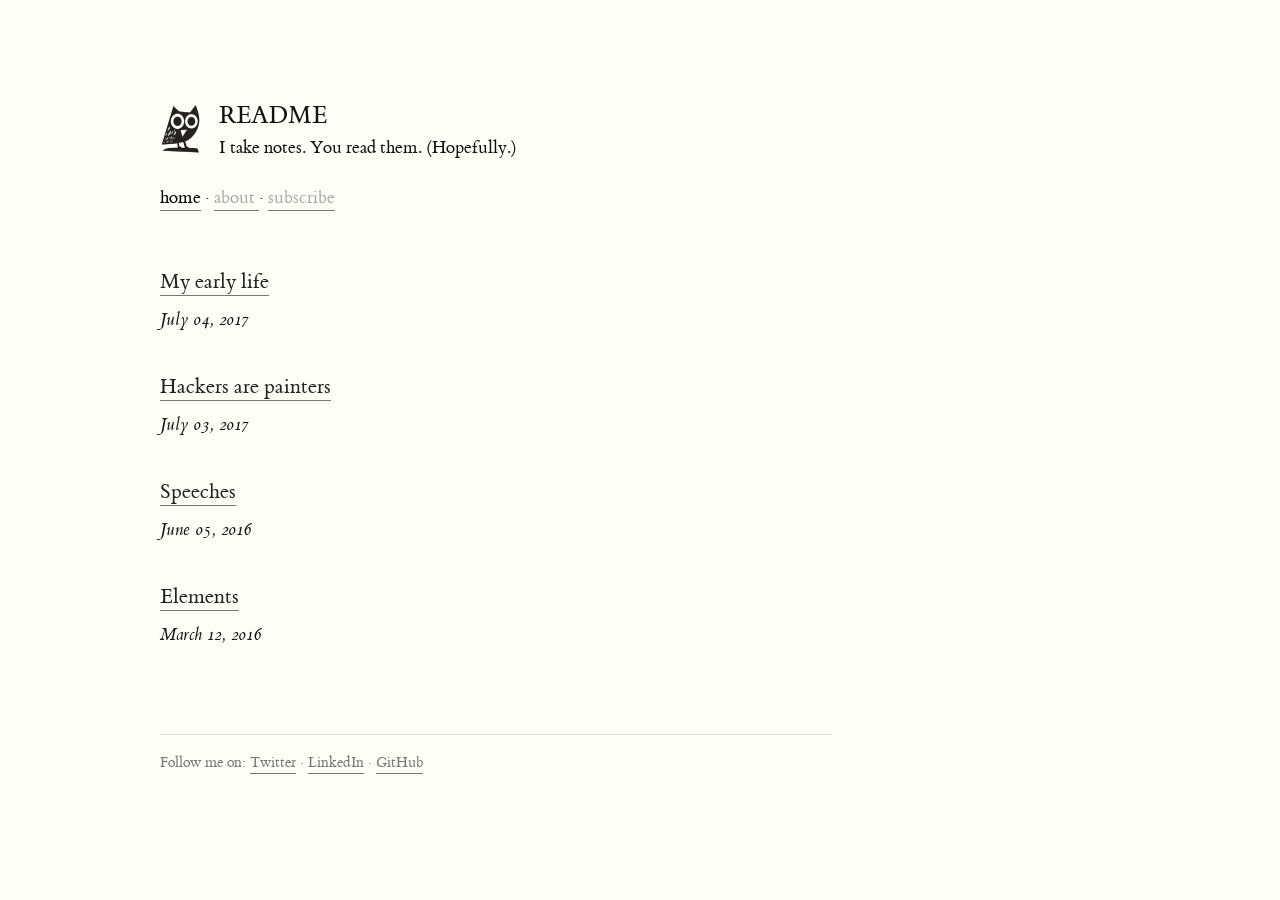
<file: index.html>
<!DOCTYPE html>
<html>
<head>
  <meta charset="utf-8"/>
  <link rel="stylesheet" type="text/css" href="/static/tufte.css">
  <title>README</title>
  <meta name="viewport" content="width=device-width, initial-scale=1">
  <link rel='shortcut icon' href="/static/favicon.ico" type='image/x-icon'/>
  <style type="text/css">
   img { mix-blend-mode: multiply; }
  </style>
</head>

<body>
  <div class="header">
    <div class="splash">
      <p>
        <img align="left" width="41" height="54" class="mached" src="/static/athena.png">
        <span class="newthought">README</span><br />
        I take notes. You read them. (Hopefully.)
      </p>
    </div> <!-- splash end -->

    <div class="navigation">
      <ul class="navigation-list">
        <li class="active"><a href="/">home</a> ·</li>
        
            <li>
              <a href="/about/">
                about
              </a> ·
            </li>
         
        <li><a href="/feed.atom">subscribe</a></li>
      </ul>
    </div> <!-- navigation end -->
  </div> <!-- header end -->

  <div class="content">


    
        <h1><a href="/posts/winston/">
          My early life</a></h1>
        <subtitle class="loop-date">
          July 04, 2017
        </subtitle>
    
        <h1><a href="/posts/hackers/">
          Hackers are painters</a></h1>
        <subtitle class="loop-date">
          July 03, 2017
        </subtitle>
    
        <h1><a href="/posts/speeches/">
          Speeches</a></h1>
        <subtitle class="loop-date">
          June 05, 2016
        </subtitle>
    
        <h1><a href="/posts/elements/">
          Elements</a></h1>
        <subtitle class="loop-date">
          March 12, 2016
        </subtitle>
    


 </div> <!-- content end -->

  <div class="thefooter">
    <p>Follow me on:
      <a href="https://twitter.com/kchristidis_">Twitter</a> &middot;
      <a href="https://www.linkedin.com/in/konstantinoschristidis/">LinkedIn</a> &middot;
      <a href="https://github.com/kchristidis">GitHub</a>
    </p>
  </div> <!-- footer end -->
</body>
</html>
</file>
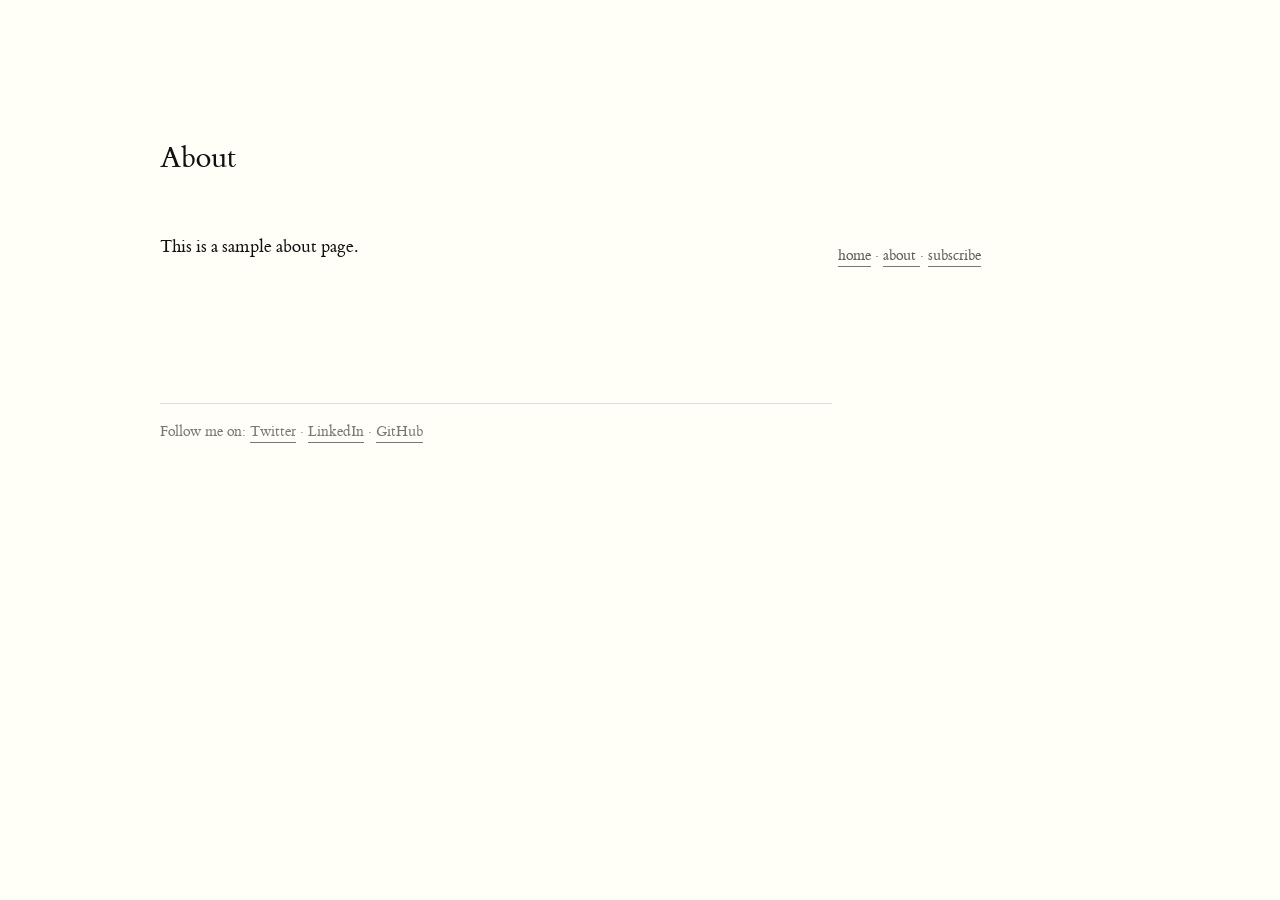
<file: about/index.html>
<!DOCTYPE html>
<head>
  <meta charset="utf-8"/>
  <title>About &mdash; README</title>
  <link rel="stylesheet" type="text/css" href="/static/tufte.css">
  <script type="text/javascript" src="/static/enquire.min.js"></script>
  <script type="text/javascript" src="/static/jquery-1.12.4.min.js"></script>
  <script type="text/javascript" src="/static/resources.min.js"></script>
  <link rel='shortcut icon' href="/static/favicon.ico" type='image/x-icon'/>
  <style type="text/css">
   img { mix-blend-mode: multiply; }
  </style>
</head>
<body>
 <div class="thearticle">

  <article>
    
    <h1>About</h1>
    <p id="blog-p"><span id="blogdesc" class="marginnote">
    <br><br>
    <a href="/">home</a> ·
    
      <a href="/about/">
        about
      </a> ·
    
    <a href="/feed.atom">subscribe</a></span></p>

    <section>
    <!DOCTYPE html PUBLIC "-//W3C//DTD XHTML 1.0 Transitional//EN" "http://www.w3.org/TR/xhtml1/DTD/xhtml1-transitional.dtd">
<html xmlns="http://www.w3.org/1999/xhtml">
<head>
  <meta http-equiv="Content-Type" content="text/html; charset=utf-8" />
  <meta http-equiv="Content-Style-Type" content="text/css" />
  <meta name="generator" content="pandoc" />
  <title></title>
  <style type="text/css">code{white-space: pre;}</style>
</head>
<body>
<p>This is a sample about page.</p>
</body>
</html>

    
    </section>
  </article>
  </div>

  <div class="thefooter">
    <p>Follow me on:
      <a href="https://twitter.com/kchristidis_">Twitter</a> &middot;
      <a href="https://www.linkedin.com/in/konstantinoschristidis/">LinkedIn</a> &middot;
      <a href="https://github.com/kchristidis">GitHub</a>
    </p>
  </div> <!-- footer end -->
</body>
</html>
</file>
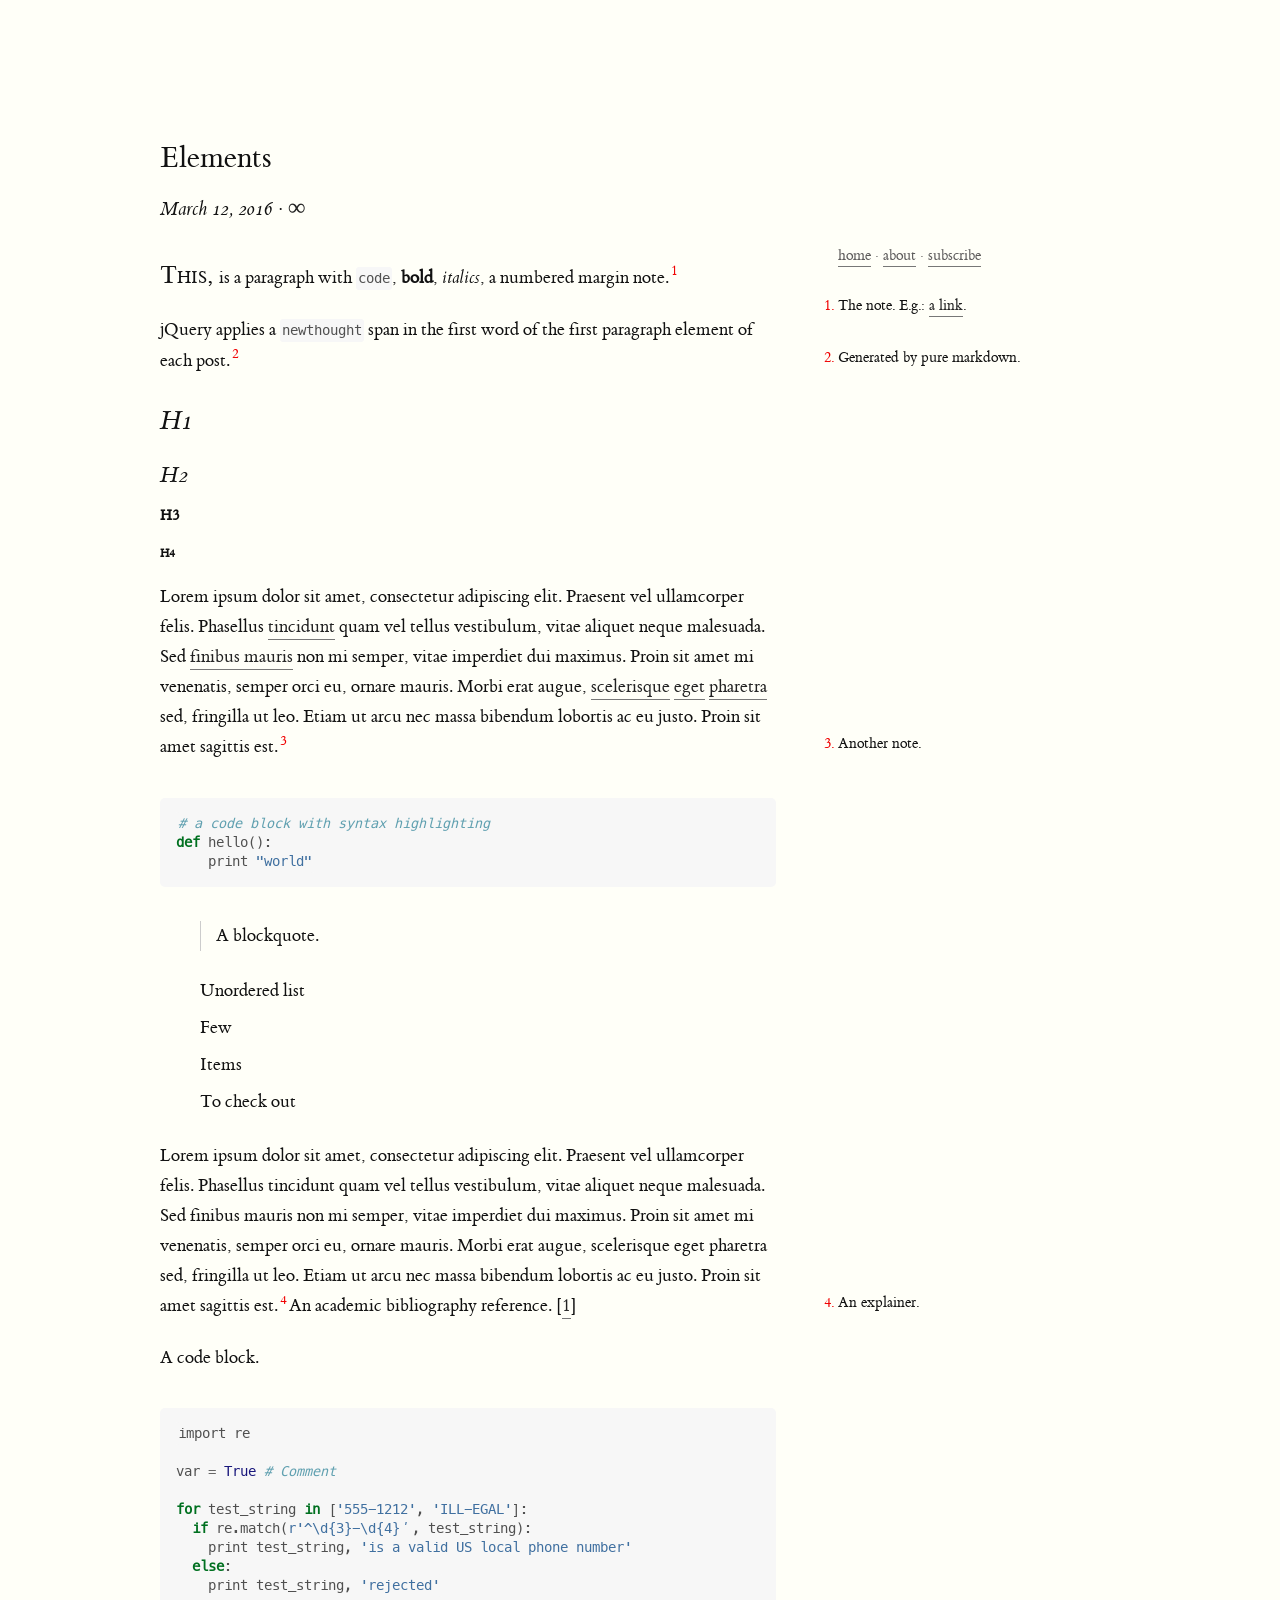
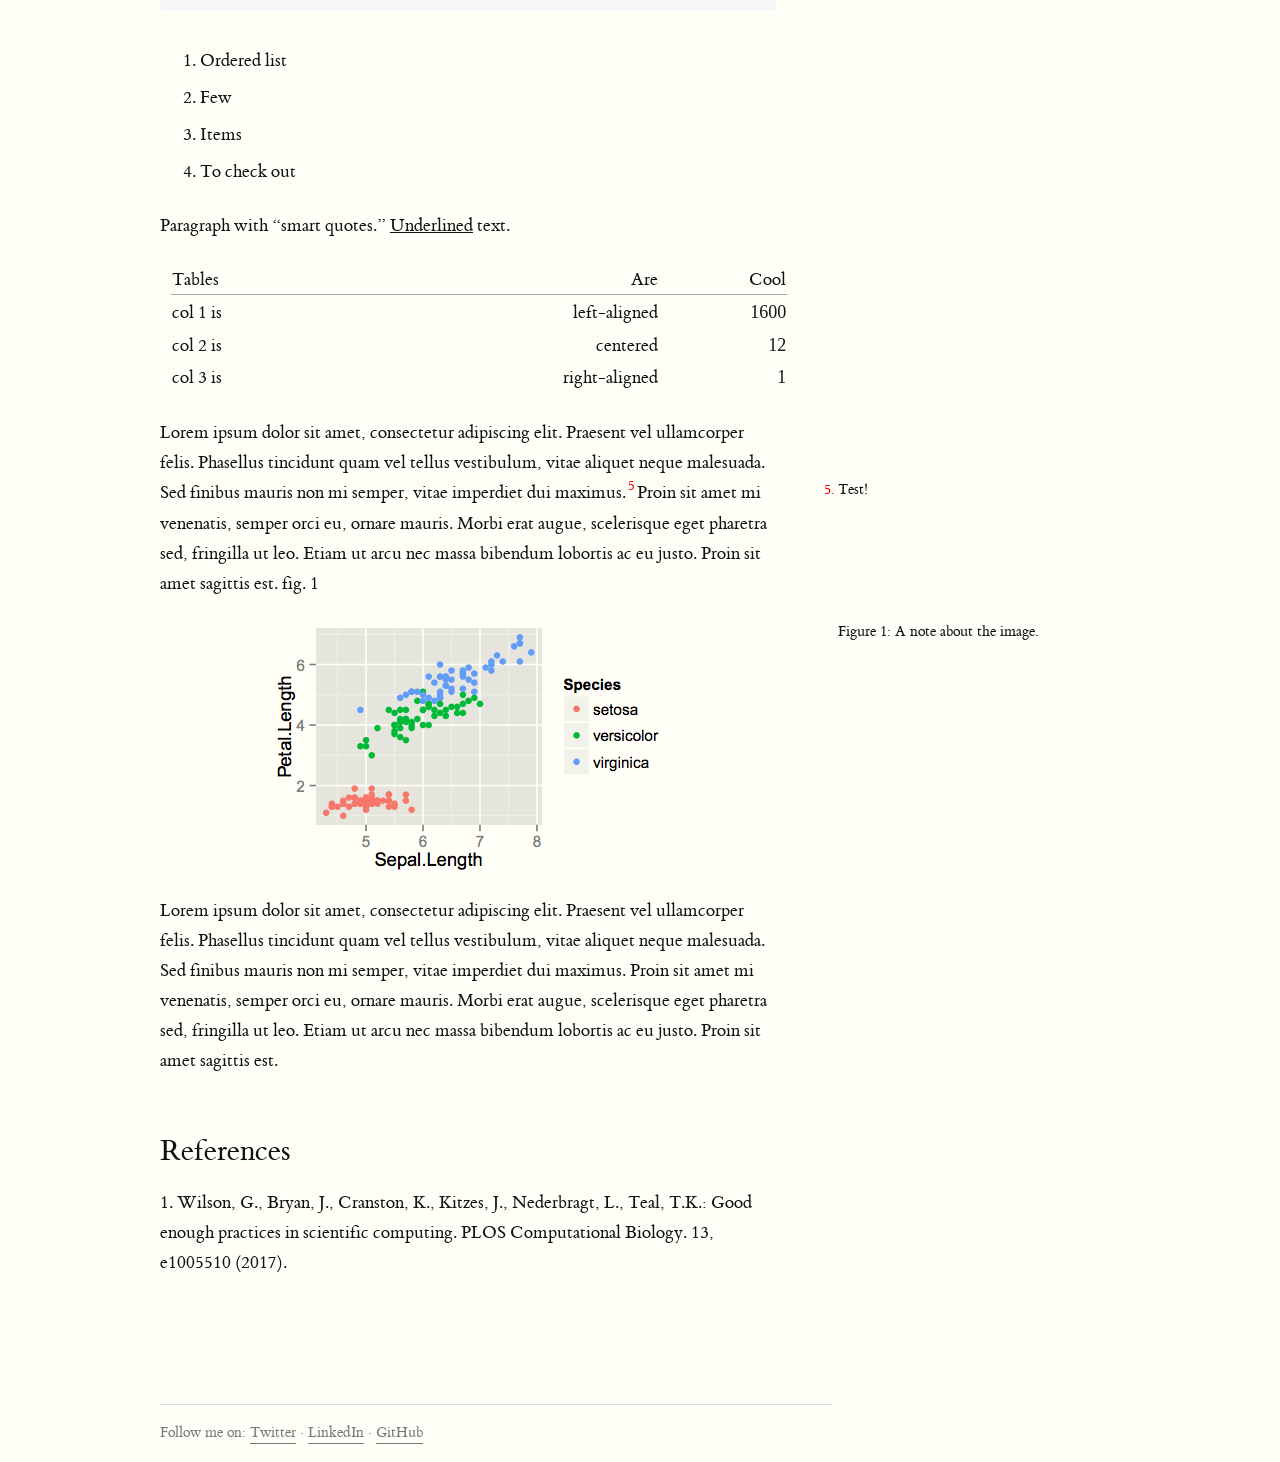
<file: posts/elements/index.html>
<!DOCTYPE html>
<head>
  <meta charset="utf-8"/>
  <title>Elements &mdash; README</title>
  <link rel="stylesheet" type="text/css" href="/static/tufte.css">
  <link rel="stylesheet" type="text/css" href="/static/latex.min.css">
  <link rel="stylesheet" type="text/css" href="/static/pygments.min.css">
  <script type="text/javascript" src="/static/enquire.min.js"></script>
  <script type="text/javascript" src="/static/jquery-1.12.4.min.js"></script>
  <script type="text/javascript" src="/static/resources.min.js"></script>
  <script type="text/javascript" src="/static/LaTeXMathML.min.js"></script>
  <meta name="viewport" content="width=device-width, initial-scale=1">
  <link rel='shortcut icon' href="/static/favicon.ico" type='image/x-icon'/>
  <style type="text/css">
   img { mix-blend-mode: multiply; }
  </style>
  <meta property="og:author" content="Kostas Christidis" />
  <meta property="og:title" content="Elements" />
  <meta property="og:type" content="website" />
  <meta property="og:description" content="A demonstration of Tufte CSS on various HTML elements." />
  <meta property="og:url" content="/posts/elements/" />
  <meta property="og:image" content="/static/img/athena.png" />
  <meta name="twitter:card" content="summary" />
  <meta name="twitter:title" content="Elements" />
  <meta name="twitter:description" content="A demonstration of Tufte CSS on various HTML elements." />
  <meta name="twitter:url" content="/posts/elements/" />
  <meta name="twitter:image" content="/static/img/athena.png" />
</head>
<body>
  <div class="thearticle">
  
  <article>
  
    <h1>Elements</h1>
    <p id="blog-p"><span id="blogdesc" class="marginnote">
    <br><br>
    <a href="/">home</a> ·
    
      <a href="/about/">
        about</a> ·
    
    <a href="/feed.atom">subscribe</a></span></p>

    <subtitle class="sub-date">March 12, 2016 · <span style="font-size: 1.6rem;"><a style="border-bottom-width: 0px !important;" href="/posts/elements/">&infin;</a></span></subtitle>

    <!DOCTYPE html PUBLIC "-//W3C//DTD XHTML 1.0 Transitional//EN" "http://www.w3.org/TR/xhtml1/DTD/xhtml1-transitional.dtd">
<html xmlns="http://www.w3.org/1999/xhtml">
<head>
  <meta http-equiv="Content-Type" content="text/html; charset=utf-8" />
  <meta http-equiv="Content-Style-Type" content="text/css" />
  <meta name="generator" content="pandoc" />
  <title></title>
  <style type="text/css">code{white-space: pre;}</style>
  <style type="text/css">
div.sourceCode { overflow-x: auto; }
table.sourceCode, tr.sourceCode, td.lineNumbers, td.sourceCode {
  margin: 0; padding: 0; vertical-align: baseline; border: none; }
table.sourceCode { width: 100%; line-height: 100%; }
td.lineNumbers { text-align: right; padding-right: 4px; padding-left: 4px; color: #aaaaaa; border-right: 1px solid #aaaaaa; }
td.sourceCode { padding-left: 5px; }
code > span.kw { color: #007020; font-weight: bold; } /* Keyword */
code > span.dt { color: #902000; } /* DataType */
code > span.dv { color: #40a070; } /* DecVal */
code > span.bn { color: #40a070; } /* BaseN */
code > span.fl { color: #40a070; } /* Float */
code > span.ch { color: #4070a0; } /* Char */
code > span.st { color: #4070a0; } /* String */
code > span.co { color: #60a0b0; font-style: italic; } /* Comment */
code > span.ot { color: #007020; } /* Other */
code > span.al { color: #ff0000; font-weight: bold; } /* Alert */
code > span.fu { color: #06287e; } /* Function */
code > span.er { color: #ff0000; font-weight: bold; } /* Error */
code > span.wa { color: #60a0b0; font-weight: bold; font-style: italic; } /* Warning */
code > span.cn { color: #880000; } /* Constant */
code > span.sc { color: #4070a0; } /* SpecialChar */
code > span.vs { color: #4070a0; } /* VerbatimString */
code > span.ss { color: #bb6688; } /* SpecialString */
code > span.im { } /* Import */
code > span.va { color: #19177c; } /* Variable */
code > span.cf { color: #007020; font-weight: bold; } /* ControlFlow */
code > span.op { color: #666666; } /* Operator */
code > span.bu { } /* BuiltIn */
code > span.ex { } /* Extension */
code > span.pp { color: #bc7a00; } /* Preprocessor */
code > span.at { color: #7d9029; } /* Attribute */
code > span.do { color: #ba2121; font-style: italic; } /* Documentation */
code > span.an { color: #60a0b0; font-weight: bold; font-style: italic; } /* Annotation */
code > span.cv { color: #60a0b0; font-weight: bold; font-style: italic; } /* CommentVar */
code > span.in { color: #60a0b0; font-weight: bold; font-style: italic; } /* Information */
  </style>
</head>
<body>
<p>This, is a paragraph with <code>code</code>, <strong>bold</strong>, <em>italics</em>, a numbered margin note.<span><label for="sn-1" class="margin-toggle sidenote-number"></label><input type="checkbox" id="sn-1" class="margin-toggle"/><span class="sidenote">The note. E.g.: <a href="#">a link</a>.<br />
<br />
</span></span></p>
<p>jQuery applies a <code>newthought</code> span in the first word of the first paragraph element of each post.<span><label for="sn-2" class="margin-toggle sidenote-number"></label><input type="checkbox" id="sn-2" class="margin-toggle"/><span class="sidenote">Generated by pure markdown.<br />
<br />
</span></span></p>
<h2 id="h1">H1</h2>
<h3 id="h2">H2</h3>
<h4 id="h3">H3</h4>
<h5 id="h4">H4</h5>
<p>Lorem ipsum dolor sit amet, consectetur adipiscing elit. Praesent vel ullamcorper felis. Phasellus <a href="#">tincidunt</a> quam vel tellus vestibulum, vitae aliquet neque malesuada. Sed <a href="#">finibus mauris</a> non mi semper, vitae imperdiet dui maximus. Proin sit amet mi venenatis, semper orci eu, ornare mauris. Morbi erat augue, <a href="#">scelerisque</a> <a href="#">eget</a> <a href="#">pharetra</a> sed, fringilla ut leo. Etiam ut arcu nec massa bibendum lobortis ac eu justo. Proin sit amet sagittis est.<span><label for="sn-3" class="margin-toggle sidenote-number"></label><input type="checkbox" id="sn-3" class="margin-toggle"/><span class="sidenote">Another note.<br />
<br />
</span></span></p>
<div class="sourceCode"><pre class="sourceCode python"><code class="sourceCode python"><span class="co"># a code block with syntax highlighting</span>
<span class="kw">def</span> hello():
    <span class="bu">print</span> <span class="st">&quot;world&quot;</span></code></pre></div>
<blockquote>
<p>A blockquote.</p>
</blockquote>
<ul>
<li>Unordered list</li>
<li>Few</li>
<li>Items</li>
<li>To check out</li>
</ul>
<p>Lorem ipsum dolor sit amet, consectetur adipiscing elit. Praesent vel ullamcorper felis. Phasellus tincidunt quam vel tellus vestibulum, vitae aliquet neque malesuada. Sed finibus mauris non mi semper, vitae imperdiet dui maximus. Proin sit amet mi venenatis, semper orci eu, ornare mauris. Morbi erat augue, scelerisque eget pharetra sed, fringilla ut leo. Etiam ut arcu nec massa bibendum lobortis ac eu justo. Proin sit amet sagittis est.<span><label for="sn-4" class="margin-toggle sidenote-number"></label><input type="checkbox" id="sn-4" class="margin-toggle"/><span class="sidenote">An explainer.<br />
<br />
</span></span> An academic bibliography reference. <span class="citation">[<a href="#ref-wilson2017good">1</a>]</span></p>
<p>A code block.</p>
<div class="sourceCode"><pre class="sourceCode python"><code class="sourceCode python"><span class="im">import</span> re

var <span class="op">=</span> <span class="va">True</span> <span class="co"># Comment</span>

<span class="cf">for</span> test_string <span class="kw">in</span> [<span class="st">&#39;555-1212&#39;</span>, <span class="st">&#39;ILL-EGAL&#39;</span>]:
  <span class="cf">if</span> re.match(<span class="vs">r&#39;^\d</span><span class="sc">{3}</span><span class="vs">-\d</span><span class="sc">{4}</span><span class="vs">$&#39;</span>, test_string):
    <span class="bu">print</span> test_string, <span class="st">&#39;is a valid US local phone number&#39;</span>
  <span class="cf">else</span>:
    <span class="bu">print</span> test_string, <span class="st">&#39;rejected&#39;</span></code></pre></div>
<ol style="list-style-type: decimal">
<li>Ordered list</li>
<li>Few</li>
<li>Items</li>
<li>To check out</li>
</ol>
<p>Paragraph with “smart quotes.” <u>Underlined</u> text.</p>
<table>
<thead>
<tr class="header">
<th align="left">Tables</th>
<th>Are</th>
<th>Cool</th>
</tr>
</thead>
<tbody>
<tr class="odd">
<td align="left">col 1 is</td>
<td>left-aligned</td>
<td>$1600</td>
</tr>
<tr class="even">
<td align="left">col 2 is</td>
<td>centered</td>
<td>$12</td>
</tr>
<tr class="odd">
<td align="left">col 3 is</td>
<td>right-aligned</td>
<td>$1</td>
</tr>
</tbody>
</table>
<p>Lorem ipsum dolor sit amet, consectetur adipiscing elit. Praesent vel ullamcorper felis. Phasellus tincidunt quam vel tellus vestibulum, vitae aliquet neque malesuada. Sed finibus mauris non mi semper, vitae imperdiet dui maximus.<span><label for="sn-5" class="margin-toggle sidenote-number"></label><input type="checkbox" id="sn-5" class="margin-toggle"/><span class="sidenote">Test!<br />
<br />
</span></span> Proin sit amet mi venenatis, semper orci eu, ornare mauris. Morbi erat augue, scelerisque eget pharetra sed, fringilla ut leo. Etiam ut arcu nec massa bibendum lobortis ac eu justo. Proin sit amet sagittis est. fig. 1</p>
<div class="figure">
<img src="/static/img/figure1.png" title="An image." alt="Figure 1: A note about the image." id="fig:test" />
<p class="caption">Figure 1: A note about the image.</p>
</div>
<p>Lorem ipsum dolor sit amet, consectetur adipiscing elit. Praesent vel ullamcorper felis. Phasellus tincidunt quam vel tellus vestibulum, vitae aliquet neque malesuada. Sed finibus mauris non mi semper, vitae imperdiet dui maximus. Proin sit amet mi venenatis, semper orci eu, ornare mauris. Morbi erat augue, scelerisque eget pharetra sed, fringilla ut leo. Etiam ut arcu nec massa bibendum lobortis ac eu justo. Proin sit amet sagittis est.</p>
<h1 id="bibliography" class="unnumbered">References</h1>
<div id="refs" class="references">
<div id="ref-wilson2017good">
<p>1. Wilson, G., Bryan, J., Cranston, K., Kitzes, J., Nederbragt, L., Teal, T.K.: Good enough practices in scientific computing. PLOS Computational Biology. 13, e1005510 (2017).</p>
</div>
</div>
</body>
</html>

  
  </article>
  
  </div>
  <div class="thefooter">
    <p>Follow me on:
      <a href="https://twitter.com/kchristidis_">Twitter</a> &middot;
      <a href="https://www.linkedin.com/in/konstantinoschristidis/">LinkedIn</a> &middot;
      <a href="https://github.com/kchristidis">GitHub</a>
    </p>
  </div> <!-- footer end -->
</body>
</html>
</file>
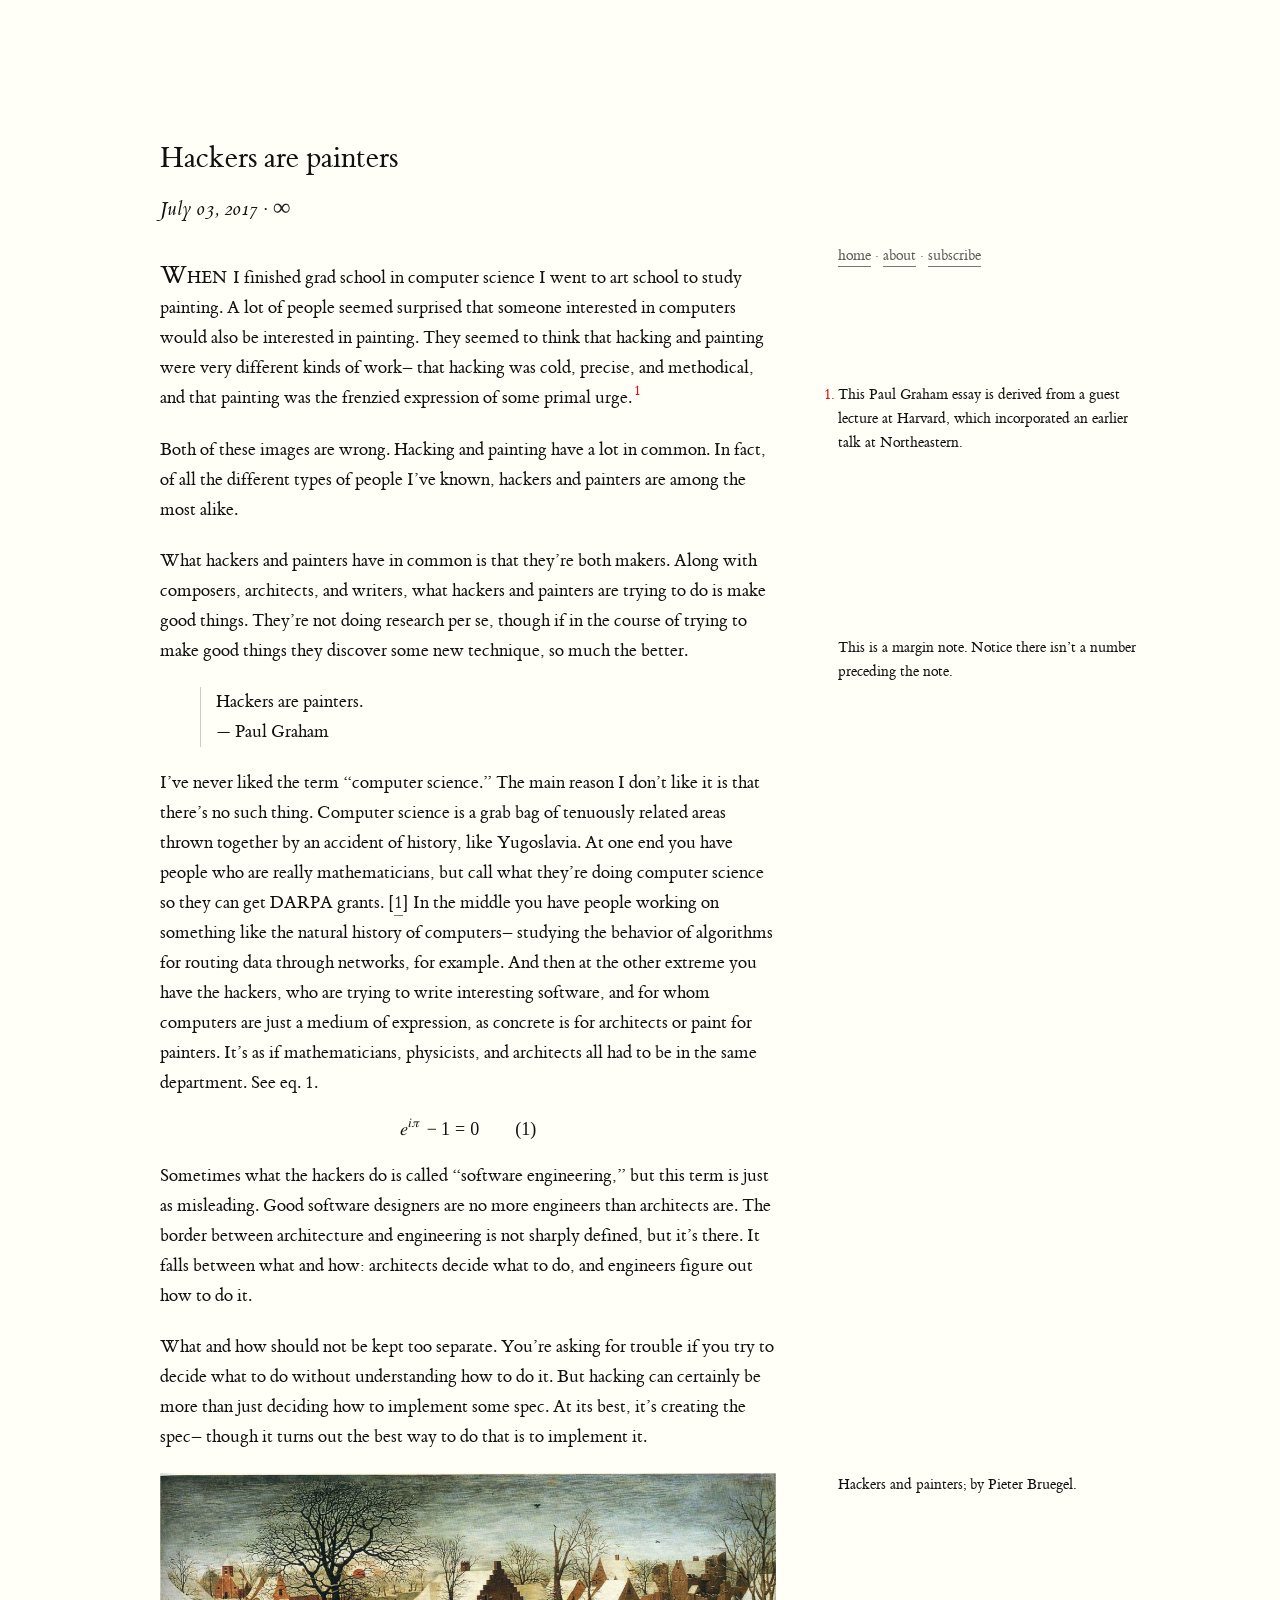
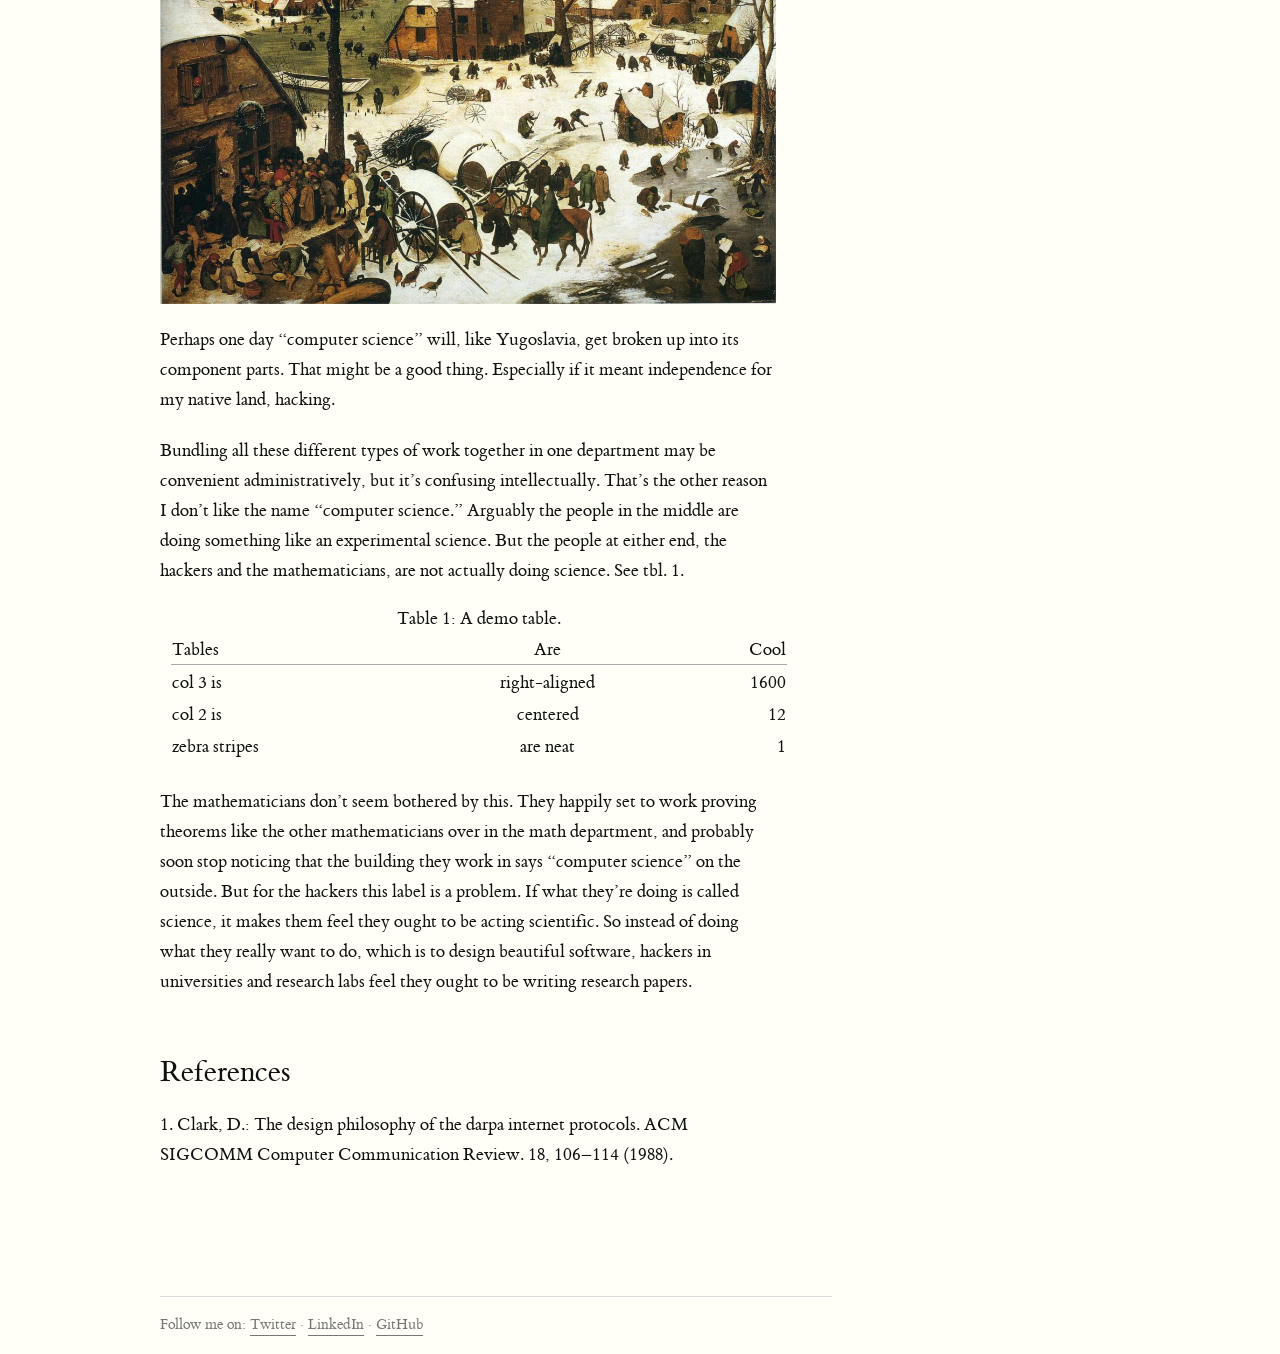
<file: posts/hackers/index.html>
<!DOCTYPE html>
<head>
  <meta charset="utf-8"/>
  <title>Hackers are painters &mdash; README</title>
  <link rel="stylesheet" type="text/css" href="/static/tufte.css">
  <link rel="stylesheet" type="text/css" href="/static/latex.min.css">
  <link rel="stylesheet" type="text/css" href="/static/pygments.min.css">
  <script type="text/javascript" src="/static/enquire.min.js"></script>
  <script type="text/javascript" src="/static/jquery-1.12.4.min.js"></script>
  <script type="text/javascript" src="/static/resources.min.js"></script>
  <script type="text/javascript" src="/static/LaTeXMathML.min.js"></script>
  <meta name="viewport" content="width=device-width, initial-scale=1">
  <link rel='shortcut icon' href="/static/favicon.ico" type='image/x-icon'/>
  <style type="text/css">
   img { mix-blend-mode: multiply; }
  </style>
  <meta property="og:author" content="Kostas Christidis" />
  <meta property="og:title" content="Hackers are painters" />
  <meta property="og:type" content="website" />
  <meta property="og:description" content="Paul Graham&#39;s iconic essay." />
  <meta property="og:url" content="/posts/hackers/" />
  <meta property="og:image" content="/static/img/athena.png" />
  <meta name="twitter:card" content="summary" />
  <meta name="twitter:title" content="Hackers are painters" />
  <meta name="twitter:description" content="Paul Graham&#39;s iconic essay." />
  <meta name="twitter:url" content="/posts/hackers/" />
  <meta name="twitter:image" content="/static/img/athena.png" />
</head>
<body>
  <div class="thearticle">
  
  <article>
  
    <h1>Hackers are painters</h1>
    <p id="blog-p"><span id="blogdesc" class="marginnote">
    <br><br>
    <a href="/">home</a> ·
    
      <a href="/about/">
        about</a> ·
    
    <a href="/feed.atom">subscribe</a></span></p>

    <subtitle class="sub-date">July 03, 2017 · <span style="font-size: 1.6rem;"><a style="border-bottom-width: 0px !important;" href="/posts/hackers/">&infin;</a></span></subtitle>

    <!DOCTYPE html PUBLIC "-//W3C//DTD XHTML 1.0 Transitional//EN" "http://www.w3.org/TR/xhtml1/DTD/xhtml1-transitional.dtd">
<html xmlns="http://www.w3.org/1999/xhtml">
<head>
  <meta http-equiv="Content-Type" content="text/html; charset=utf-8" />
  <meta http-equiv="Content-Style-Type" content="text/css" />
  <meta name="generator" content="pandoc" />
  <title></title>
  <style type="text/css">code{white-space: pre;}</style>
</head>
<body>
<p>When I finished grad school in computer science I went to art school to study painting. A lot of people seemed surprised that someone interested in computers would also be interested in painting. They seemed to think that hacking and painting were very different kinds of work– that hacking was cold, precise, and methodical, and that painting was the frenzied expression of some primal urge.<span><label for="sn-1" class="margin-toggle sidenote-number"></label><input type="checkbox" id="sn-1" class="margin-toggle"/><span class="sidenote">This Paul Graham essay is derived from a guest lecture at Harvard, which incorporated an earlier talk at Northeastern.<br />
<br />
</span></span></p>
<p>Both of these images are wrong. Hacking and painting have a lot in common. In fact, of all the different types of people I’ve known, hackers and painters are among the most alike.</p>
<p>What hackers and painters have in common is that they’re both makers. Along with composers, architects, and writers, what hackers and painters are trying to do is make good things. They’re not doing research per se, though if in the course of trying to make good things they discover some new technique, so much the better.<span><label for="sn-2" class="margin-toggle">&#8853;</label><input type="checkbox" id="sn-2" class="margin-toggle"/><span class="marginnote"> This is a margin note. Notice there isn’t a number preceding the note.<br />
<br />
</span></span></p>
<blockquote>
<p>Hackers are painters.<br />
— Paul Graham</p>
</blockquote>
<p>I’ve never liked the term “computer science.” The main reason I don’t like it is that there’s no such thing. Computer science is a grab bag of tenuously related areas thrown together by an accident of history, like Yugoslavia. At one end you have people who are really mathematicians, but call what they’re doing computer science so they can get DARPA grants. <span class="citation">[<a href="#ref-clark1988design">1</a>]</span> In the middle you have people working on something like the natural history of computers– studying the behavior of algorithms for routing data through networks, for example. And then at the other extreme you have the hackers, who are trying to write interesting software, and for whom computers are just a medium of expression, as concrete is for architects or paint for painters. It’s as if mathematicians, physicists, and architects all had to be in the same department. See eq. 1.</p>
<p><span id="eq:euler"><math display="block" xmlns="http://www.w3.org/1998/Math/MathML"><semantics><mrow><msup><mi>e</mi><mrow><mi>i</mi><mi>π</mi></mrow></msup><mo>−</mo><mn>1</mn><mo>=</mo><mn>0</mn><mspace width="2.0em"></mspace><mo stretchy="false" form="prefix">(</mo><mn>1</mn><mo stretchy="false" form="postfix">)</mo></mrow><annotation encoding="application/x-tex"> e^{i\pi} - 1 = 0 \qquad(1)</annotation></semantics></math></span></p>
<p>Sometimes what the hackers do is called “software engineering,” but this term is just as misleading. Good software designers are no more engineers than architects are. The border between architecture and engineering is not sharply defined, but it’s there. It falls between what and how: architects decide what to do, and engineers figure out how to do it.</p>
<p>What and how should not be kept too separate. You’re asking for trouble if you try to decide what to do without understanding how to do it. But hacking can certainly be more than just deciding how to implement some spec. At its best, it’s creating the spec– though it turns out the best way to do that is to implement it.</p>
<div class="figure">
<img src="/static/img/bruegel.jpg" alt="Hackers and painters; by Pieter Bruegel." />
<p class="caption">Hackers and painters; by Pieter Bruegel.</p>
</div>
<p>Perhaps one day “computer science” will, like Yugoslavia, get broken up into its component parts. That might be a good thing. Especially if it meant independence for my native land, hacking.</p>
<p>Bundling all these different types of work together in one department may be convenient administratively, but it’s confusing intellectually. That’s the other reason I don’t like the name “computer science.” Arguably the people in the middle are doing something like an experimental science. But the people at either end, the hackers and the mathematicians, are not actually doing science. See tbl. 1.</p>
<div id="tbl:demo">
<table>
<caption>Table 1: A demo table.</caption>
<thead>
<tr class="header">
<th align="left">Tables</th>
<th align="center">Are</th>
<th align="right">Cool</th>
</tr>
</thead>
<tbody>
<tr class="odd">
<td align="left">col 3 is</td>
<td align="center">right-aligned</td>
<td align="right">1600</td>
</tr>
<tr class="even">
<td align="left">col 2 is</td>
<td align="center">centered</td>
<td align="right">12</td>
</tr>
<tr class="odd">
<td align="left">zebra stripes</td>
<td align="center">are neat</td>
<td align="right">1</td>
</tr>
</tbody>
</table>
</div>
<p>The mathematicians don’t seem bothered by this. They happily set to work proving theorems like the other mathematicians over in the math department, and probably soon stop noticing that the building they work in says “computer science” on the outside. But for the hackers this label is a problem. If what they’re doing is called science, it makes them feel they ought to be acting scientific. So instead of doing what they really want to do, which is to design beautiful software, hackers in universities and research labs feel they ought to be writing research papers.</p>
<h1 id="bibliography" class="unnumbered">References</h1>
<div id="refs" class="references">
<div id="ref-clark1988design">
<p>1. Clark, D.: The design philosophy of the darpa internet protocols. ACM SIGCOMM Computer Communication Review. 18, 106–114 (1988).</p>
</div>
</div>
</body>
</html>

  
  </article>
  
  </div>
  <div class="thefooter">
    <p>Follow me on:
      <a href="https://twitter.com/kchristidis_">Twitter</a> &middot;
      <a href="https://www.linkedin.com/in/konstantinoschristidis/">LinkedIn</a> &middot;
      <a href="https://github.com/kchristidis">GitHub</a>
    </p>
  </div> <!-- footer end -->
</body>
</html>
</file>
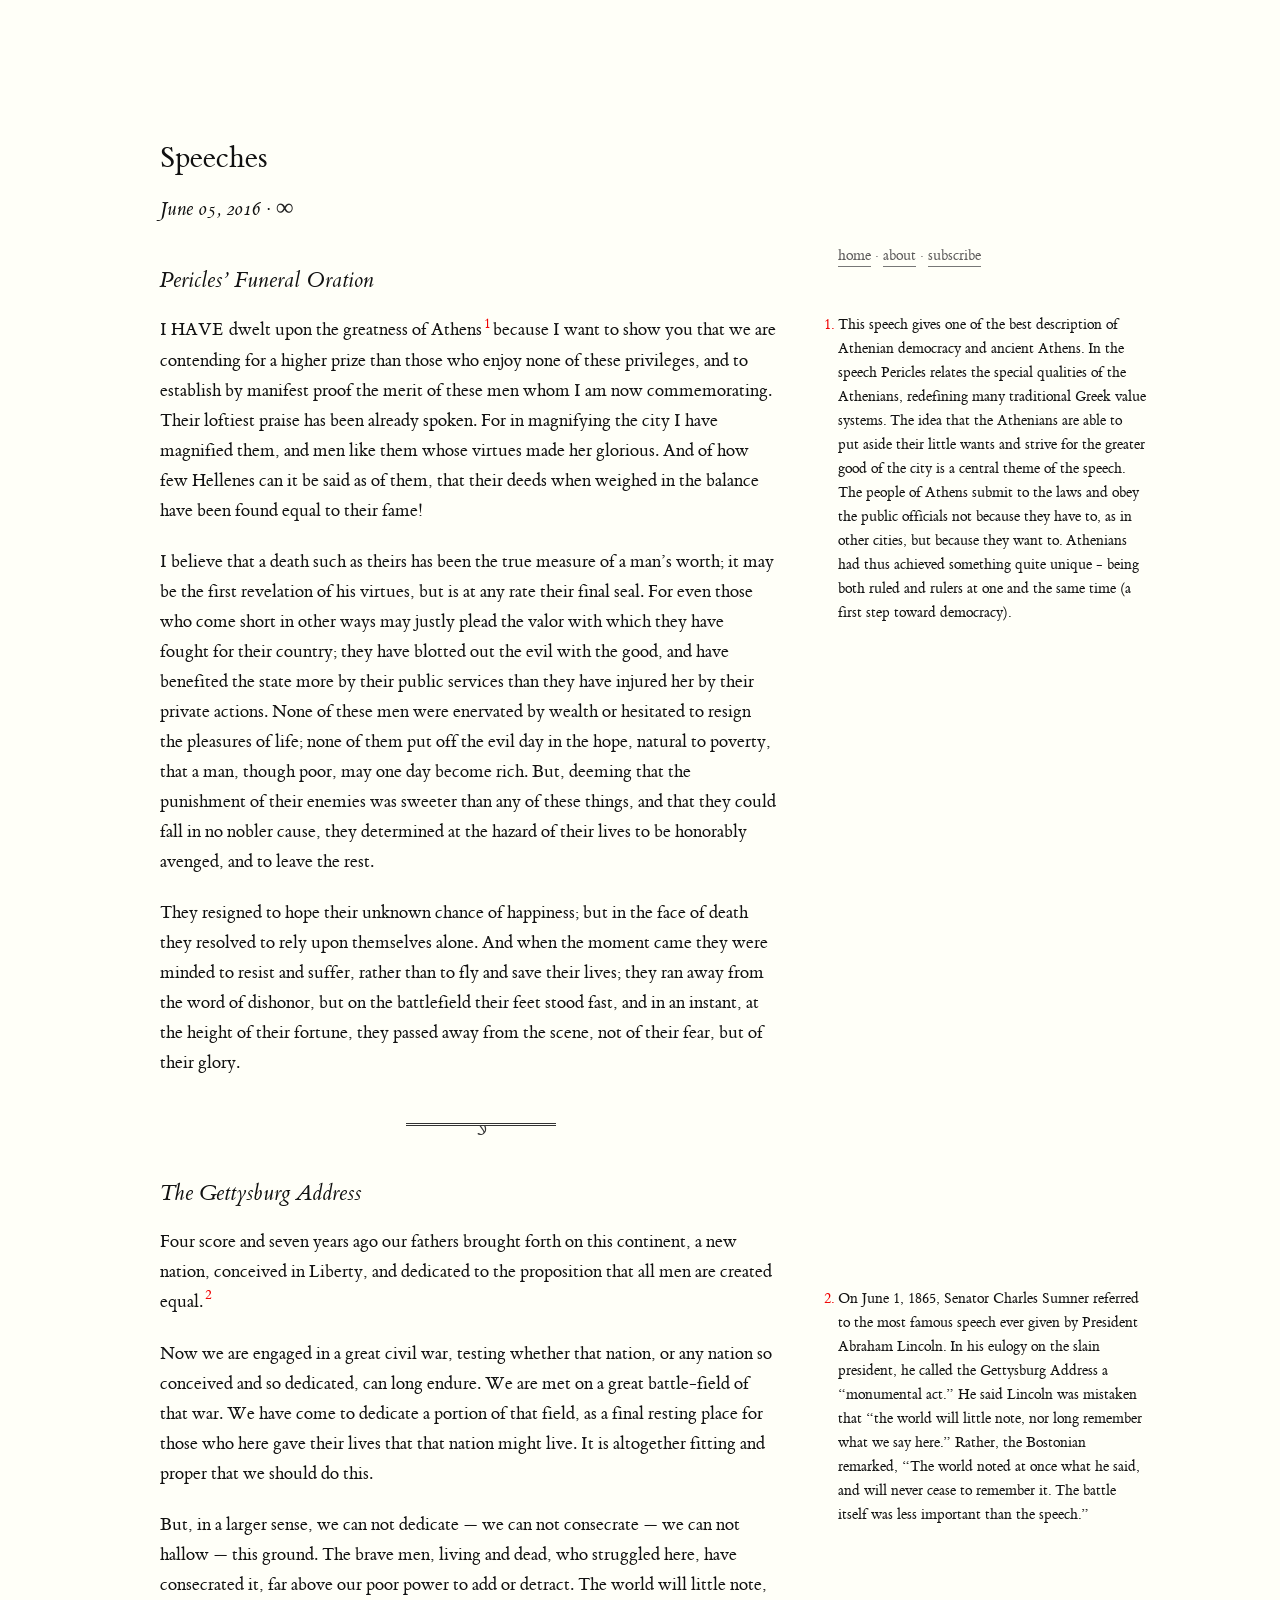
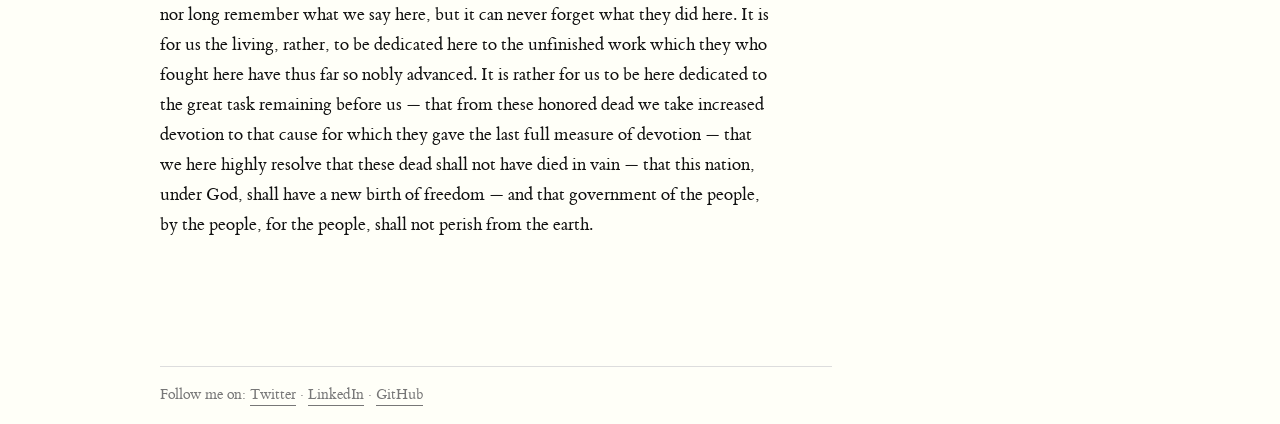
<file: posts/speeches/index.html>
<!DOCTYPE html>
<head>
  <meta charset="utf-8"/>
  <title>Speeches &mdash; README</title>
  <link rel="stylesheet" type="text/css" href="/static/tufte.css">
  <link rel="stylesheet" type="text/css" href="/static/latex.min.css">
  <link rel="stylesheet" type="text/css" href="/static/pygments.min.css">
  <script type="text/javascript" src="/static/enquire.min.js"></script>
  <script type="text/javascript" src="/static/jquery-1.12.4.min.js"></script>
  <script type="text/javascript" src="/static/resources.min.js"></script>
  <script type="text/javascript" src="/static/LaTeXMathML.min.js"></script>
  <meta name="viewport" content="width=device-width, initial-scale=1">
  <link rel='shortcut icon' href="/static/favicon.ico" type='image/x-icon'/>
  <style type="text/css">
   img { mix-blend-mode: multiply; }
  </style>
  <meta property="og:author" content="Kostas Christidis" />
  <meta property="og:title" content="Speeches" />
  <meta property="og:type" content="website" />
  <meta property="og:description" content="Two of the best speeches ever delivered." />
  <meta property="og:url" content="/posts/speeches/" />
  <meta property="og:image" content="/static/img/athena.png" />
  <meta name="twitter:card" content="summary" />
  <meta name="twitter:title" content="Speeches" />
  <meta name="twitter:description" content="Two of the best speeches ever delivered." />
  <meta name="twitter:url" content="/posts/speeches/" />
  <meta name="twitter:image" content="/static/img/athena.png" />
</head>
<body>
  <div class="thearticle">
  
  <article>
  
    <h1>Speeches</h1>
    <p id="blog-p"><span id="blogdesc" class="marginnote">
    <br><br>
    <a href="/">home</a> ·
    
      <a href="/about/">
        about</a> ·
    
    <a href="/feed.atom">subscribe</a></span></p>

    <subtitle class="sub-date">June 05, 2016 · <span style="font-size: 1.6rem;"><a style="border-bottom-width: 0px !important;" href="/posts/speeches/">&infin;</a></span></subtitle>

    <!DOCTYPE html PUBLIC "-//W3C//DTD XHTML 1.0 Transitional//EN" "http://www.w3.org/TR/xhtml1/DTD/xhtml1-transitional.dtd">
<html xmlns="http://www.w3.org/1999/xhtml">
<head>
  <meta http-equiv="Content-Type" content="text/html; charset=utf-8" />
  <meta http-equiv="Content-Style-Type" content="text/css" />
  <meta name="generator" content="pandoc" />
  <title></title>
  <style type="text/css">code{white-space: pre;}</style>
</head>
<body>
<h3 id="pericles-funeral-oration">Pericles’ Funeral Oration</h3>
<p>I have dwelt upon the greatness of Athens<span><label for="sn-1" class="margin-toggle sidenote-number"></label><input type="checkbox" id="sn-1" class="margin-toggle"/><span class="sidenote">This speech gives one of the best description of Athenian democracy and ancient Athens. In the speech Pericles relates the special qualities of the Athenians, redefining many traditional Greek value systems. The idea that the Athenians are able to put aside their little wants and strive for the greater good of the city is a central theme of the speech. The people of Athens submit to the laws and obey the public officials not because they have to, as in other cities, but because they want to. Athenians had thus achieved something quite unique - being both ruled and rulers at one and the same time (a first step toward democracy).<br />
<br />
</span></span> because I want to show you that we are contending for a higher prize than those who enjoy none of these privileges, and to establish by manifest proof the merit of these men whom I am now commemorating. Their loftiest praise has been already spoken. For in magnifying the city I have magnified them, and men like them whose virtues made her glorious. And of how few Hellenes can it be said as of them, that their deeds when weighed in the balance have been found equal to their fame!</p>
<p>I believe that a death such as theirs has been the true measure of a man’s worth; it may be the first revelation of his virtues, but is at any rate their final seal. For even those who come short in other ways may justly plead the valor with which they have fought for their country; they have blotted out the evil with the good, and have benefited the state more by their public services than they have injured her by their private actions. None of these men were enervated by wealth or hesitated to resign the pleasures of life; none of them put off the evil day in the hope, natural to poverty, that a man, though poor, may one day become rich. But, deeming that the punishment of their enemies was sweeter than any of these things, and that they could fall in no nobler cause, they determined at the hazard of their lives to be honorably avenged, and to leave the rest.</p>
<p>They resigned to hope their unknown chance of happiness; but in the face of death they resolved to rely upon themselves alone. And when the moment came they were minded to resist and suffer, rather than to fly and save their lives; they ran away from the word of dishonor, but on the battlefield their feet stood fast, and in an instant, at the height of their fortune, they passed away from the scene, not of their fear, but of their glory.</p>
<hr />
<h3 id="the-gettysburg-address">The Gettysburg Address</h3>
<p>Four score and seven years ago our fathers brought forth on this continent, a new nation, conceived in Liberty, and dedicated to the proposition that all men are created equal.<span><label for="sn-2" class="margin-toggle sidenote-number"></label><input type="checkbox" id="sn-2" class="margin-toggle"/><span class="sidenote">On June 1, 1865, Senator Charles Sumner referred to the most famous speech ever given by President Abraham Lincoln. In his eulogy on the slain president, he called the Gettysburg Address a “monumental act.” He said Lincoln was mistaken that “the world will little note, nor long remember what we say here.” Rather, the Bostonian remarked, “The world noted at once what he said, and will never cease to remember it. The battle itself was less important than the speech.”<br />
<br />
</span></span></p>
<p>Now we are engaged in a great civil war, testing whether that nation, or any nation so conceived and so dedicated, can long endure. We are met on a great battle-field of that war. We have come to dedicate a portion of that field, as a final resting place for those who here gave their lives that that nation might live. It is altogether fitting and proper that we should do this.</p>
<p>But, in a larger sense, we can not dedicate — we can not consecrate — we can not hallow — this ground. The brave men, living and dead, who struggled here, have consecrated it, far above our poor power to add or detract. The world will little note, nor long remember what we say here, but it can never forget what they did here. It is for us the living, rather, to be dedicated here to the unfinished work which they who fought here have thus far so nobly advanced. It is rather for us to be here dedicated to the great task remaining before us — that from these honored dead we take increased devotion to that cause for which they gave the last full measure of devotion — that we here highly resolve that these dead shall not have died in vain — that this nation, under God, shall have a new birth of freedom — and that government of the people, by the people, for the people, shall not perish from the earth.</p>
</body>
</html>

  
  </article>
  
  </div>
  <div class="thefooter">
    <p>Follow me on:
      <a href="https://twitter.com/kchristidis_">Twitter</a> &middot;
      <a href="https://www.linkedin.com/in/konstantinoschristidis/">LinkedIn</a> &middot;
      <a href="https://github.com/kchristidis">GitHub</a>
    </p>
  </div> <!-- footer end -->
</body>
</html>
</file>
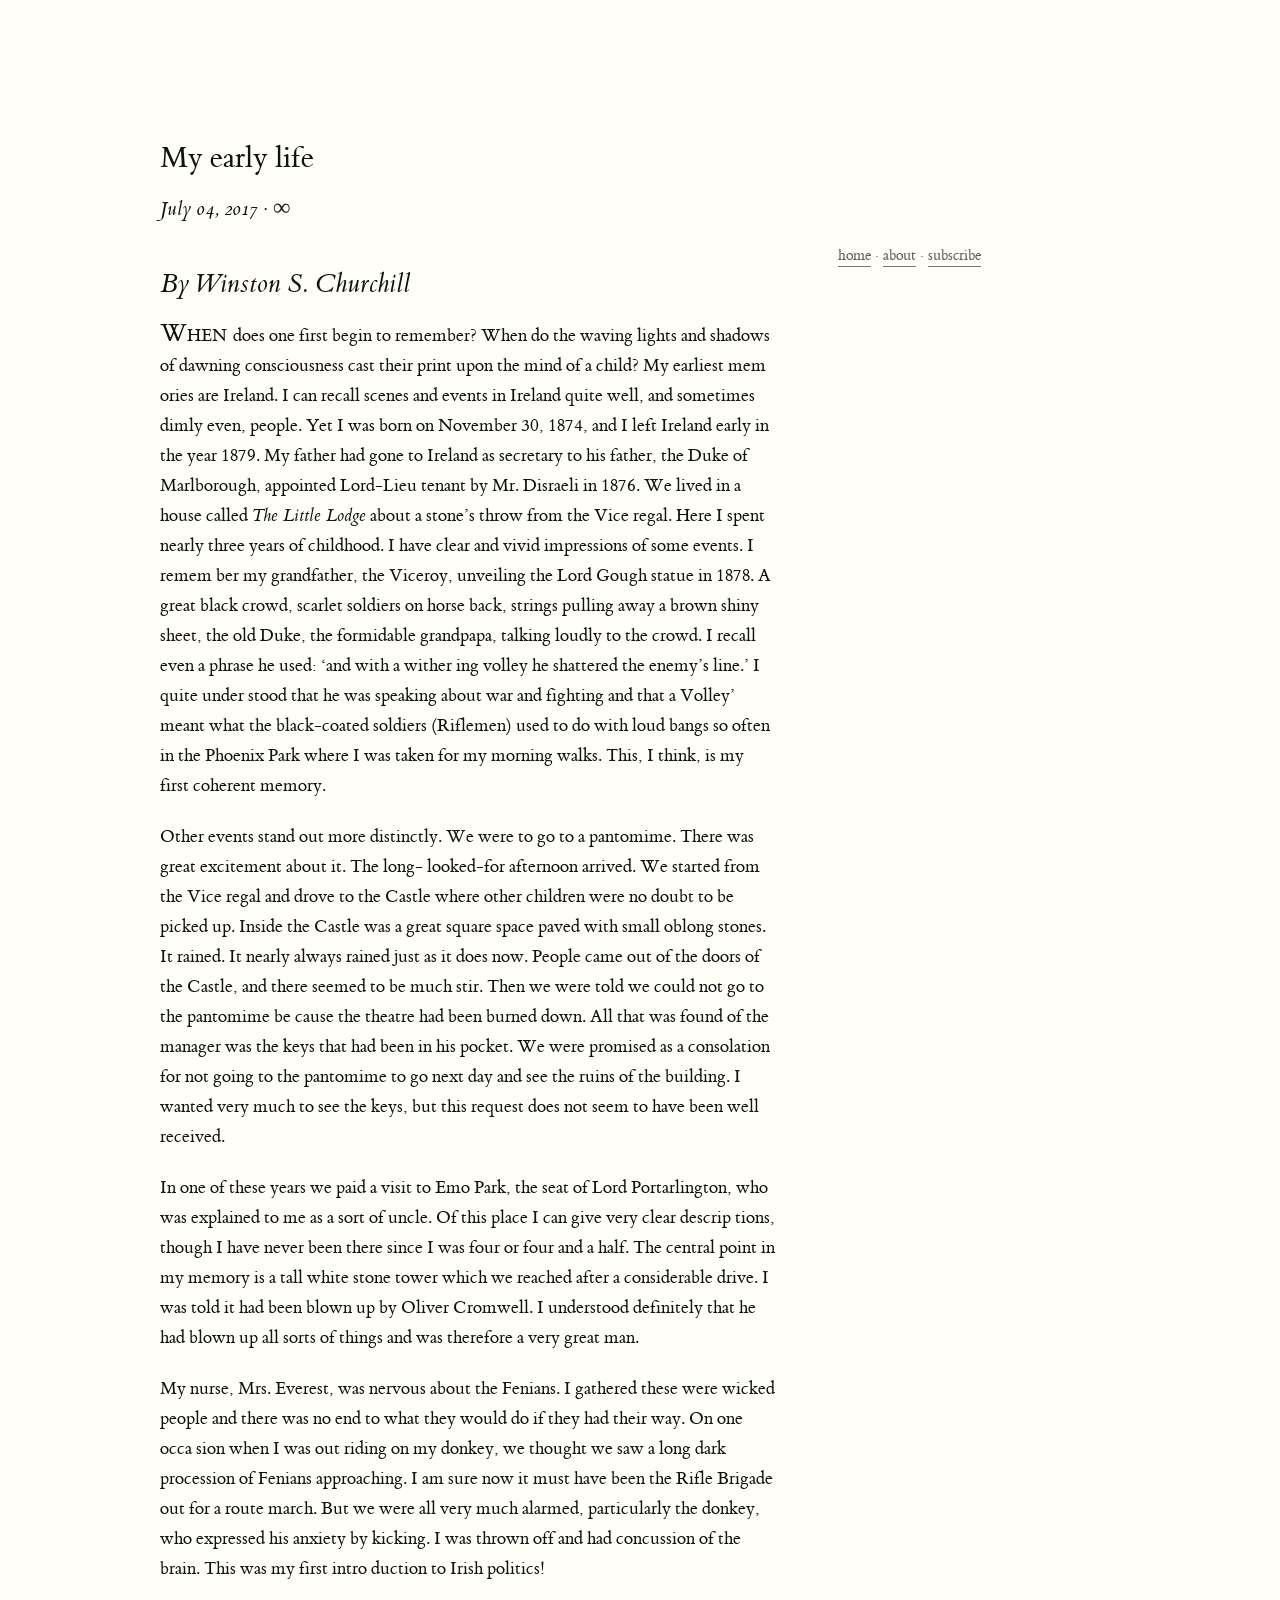
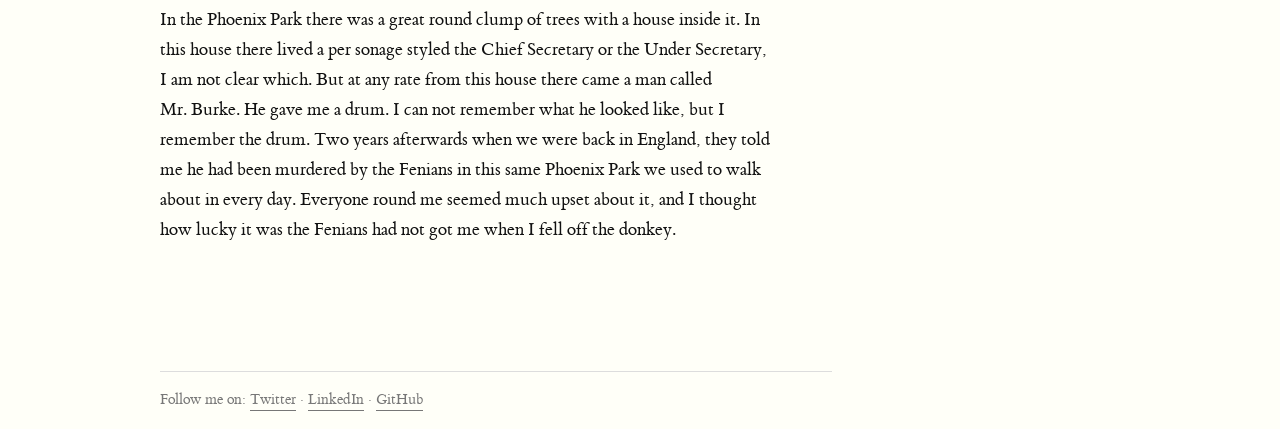
<file: posts/winston/index.html>
<!DOCTYPE html>
<head>
  <meta charset="utf-8"/>
  <title>My early life &mdash; README</title>
  <link rel="stylesheet" type="text/css" href="/static/tufte.css">
  <link rel="stylesheet" type="text/css" href="/static/latex.min.css">
  <link rel="stylesheet" type="text/css" href="/static/pygments.min.css">
  <script type="text/javascript" src="/static/enquire.min.js"></script>
  <script type="text/javascript" src="/static/jquery-1.12.4.min.js"></script>
  <script type="text/javascript" src="/static/resources.min.js"></script>
  <script type="text/javascript" src="/static/LaTeXMathML.min.js"></script>
  <meta name="viewport" content="width=device-width, initial-scale=1">
  <link rel='shortcut icon' href="/static/favicon.ico" type='image/x-icon'/>
  <style type="text/css">
   img { mix-blend-mode: multiply; }
  </style>
  <meta property="og:author" content="Kostas Christidis" />
  <meta property="og:title" content="My early life" />
  <meta property="og:type" content="website" />
  <meta property="og:description" content="Winston Churchill&#39;s autobiography." />
  <meta property="og:url" content="/posts/winston/" />
  <meta property="og:image" content="/static/img/athena.png" />
  <meta name="twitter:card" content="summary" />
  <meta name="twitter:title" content="My early life" />
  <meta name="twitter:description" content="Winston Churchill&#39;s autobiography." />
  <meta name="twitter:url" content="/posts/winston/" />
  <meta name="twitter:image" content="/static/img/athena.png" />
</head>
<body>
  <div class="thearticle">
  
  <article>
  
    <h1>My early life</h1>
    <p id="blog-p"><span id="blogdesc" class="marginnote">
    <br><br>
    <a href="/">home</a> ·
    
      <a href="/about/">
        about</a> ·
    
    <a href="/feed.atom">subscribe</a></span></p>

    <subtitle class="sub-date">July 04, 2017 · <span style="font-size: 1.6rem;"><a style="border-bottom-width: 0px !important;" href="/posts/winston/">&infin;</a></span></subtitle>

    <!DOCTYPE html PUBLIC "-//W3C//DTD XHTML 1.0 Transitional//EN" "http://www.w3.org/TR/xhtml1/DTD/xhtml1-transitional.dtd">
<html xmlns="http://www.w3.org/1999/xhtml">
<head>
  <meta http-equiv="Content-Type" content="text/html; charset=utf-8" />
  <meta http-equiv="Content-Style-Type" content="text/css" />
  <meta name="generator" content="pandoc" />
  <title></title>
  <style type="text/css">code{white-space: pre;}</style>
</head>
<body>
<h2 id="by-winston-s.-churchill">By Winston S. Churchill</h2>
<p>When does one first begin to remember? When do the waving lights and shadows of dawning consciousness cast their print upon the mind of a child? My earliest mem ories are Ireland. I can recall scenes and events in Ireland quite well, and sometimes dimly even, people. Yet I was born on November 30, 1874, and I left Ireland early in the year 1879. My father had gone to Ireland as secretary to his father, the Duke of Marlborough, appointed Lord-Lieu tenant by Mr. Disraeli in 1876. We lived in a house called <em>The Little Lodge</em> about a stone’s throw from the Vice regal. Here I spent nearly three years of childhood. I have clear and vivid impressions of some events. I remem ber my grandfather, the Viceroy, unveiling the Lord Gough statue in 1878. A great black crowd, scarlet soldiers on horse back, strings pulling away a brown shiny sheet, the old Duke, the formidable grandpapa, talking loudly to the crowd. I recall even a phrase he used: ‘and with a wither ing volley he shattered the enemy’s line.’ I quite under stood that he was speaking about war and fighting and that a Volley’ meant what the black-coated soldiers (Riflemen) used to do with loud bangs so often in the Phoenix Park where I was taken for my morning walks. This, I think, is my first coherent memory.</p>
<p>Other events stand out more distinctly. We were to go to a pantomime. There was great excitement about it. The long- looked-for afternoon arrived. We started from the Vice regal and drove to the Castle where other children were no doubt to be picked up. Inside the Castle was a great square space paved with small oblong stones. It rained. It nearly always rained just as it does now. People came out of the doors of the Castle, and there seemed to be much stir. Then we were told we could not go to the pantomime be cause the theatre had been burned down. All that was found of the manager was the keys that had been in his pocket. We were promised as a consolation for not going to the pantomime to go next day and see the ruins of the building. I wanted very much to see the keys, but this request does not seem to have been well received.</p>
<p>In one of these years we paid a visit to Emo Park, the seat of Lord Portarlington, who was explained to me as a sort of uncle. Of this place I can give very clear descrip tions, though I have never been there since I was four or four and a half. The central point in my memory is a tall white stone tower which we reached after a considerable drive. I was told it had been blown up by Oliver Cromwell. I understood definitely that he had blown up all sorts of things and was therefore a very great man.</p>
<p>My nurse, Mrs. Everest, was nervous about the Fenians. I gathered these were wicked people and there was no end to what they would do if they had their way. On one occa sion when I was out riding on my donkey, we thought we saw a long dark procession of Fenians approaching. I am sure now it must have been the Rifle Brigade out for a route march. But we were all very much alarmed, particularly the donkey, who expressed his anxiety by kicking. I was thrown off and had concussion of the brain. This was my first intro duction to Irish politics!</p>
<p>In the Phoenix Park there was a great round clump of trees with a house inside it. In this house there lived a per sonage styled the Chief Secretary or the Under Secretary, I am not clear which. But at any rate from this house there came a man called Mr. Burke. He gave me a drum. I can not remember what he looked like, but I remember the drum. Two years afterwards when we were back in England, they told me he had been murdered by the Fenians in this same Phoenix Park we used to walk about in every day. Everyone round me seemed much upset about it, and I thought how lucky it was the Fenians had not got me when I fell off the donkey.</p>
</body>
</html>

  
  </article>
  
  </div>
  <div class="thefooter">
    <p>Follow me on:
      <a href="https://twitter.com/kchristidis_">Twitter</a> &middot;
      <a href="https://www.linkedin.com/in/konstantinoschristidis/">LinkedIn</a> &middot;
      <a href="https://github.com/kchristidis">GitHub</a>
    </p>
  </div> <!-- footer end -->
</body>
</html>
</file>
<file: static/tufte.css>
/* 
   Tufte CSS with custom athena modifications
   Tufte CSS available at: https://edwardtufte.github.io/tufte-css/
*/

@font-face { font-family: ETBembo;
             /*src: url("ETBembo-RomanLF.ttf"); }*/
             src: url("etbembo-romanlf-webfont.woff") format("woff"),
                  url("etbembo-romanlf-webfont.woff2") format("woff2");
                }
@font-face { font-family: ETBembo;
             src: url("etbembo-displayitalic-webfont.woff") format("woff"),
                  url("etbembo-displayitalic-webfont.woff") format("woff2");
             font-weight: normal;
             font-style: italic; }
@font-face {
  font-family: Menlo Regular;
  src: url("menlo-regular.woff") format("woff"),
      url("menlo-regular.woff2") format("woff2");
}

html { font-size: 15px; }

body { width: 87.5%;
       margin-left: auto;
       margin-right: auto;
       padding-left: 12.5%;
       font-family: ETBembo, Palatino, "Palatino Linotype", "Palatino LT STD", "Book Antiqua", Georgia, serif;
       background-color: #fffff8;
       color: #111;
       max-width: 1400px;
       counter-reset: sidenote-counter; }

h1 { font-weight: 400;
     margin-top: 2.5rem;
     margin-bottom: 1.5rem;
     font-size: 3.2rem;
     line-height: 1; }

h2 { font-style: italic;
     font-weight: 400;
     margin-top: 2.1rem;
     margin-bottom: 0;
     font-size: 2.2rem;
     line-height: 1; }

h3 { font-style: italic;
     font-weight: 400;
     font-size: 1.7rem;
     margin-top: 2rem;
     margin-bottom: 0;
     line-height: 1; }

subtitle { font-style: italic;
           margin-top: 1rem;
           margin-bottom: 1rem;
           font-size: 1.8rem;
           display: block;
           line-height: 1; }

table { width: 98%;
        text-align: right;
        font-size: 1.2rem;
        line-height: 1.4;
        margin: 1.4rem 1%;
        border-collapse: separate;
        border-spacing: 0 5px;
        -webkit-font-feature-settings: 'tnum'; /* This is technically redundant */
        -moz-font-feature-settings: 'tnum';
        -ms-font-feature-settings: 'tnum'; }

thead th { border-bottom: 1px solid #AAAAAA;
           font-weight: 400;
           border-collapse: separate;
           border-spacing: 5px 5px; }

td.text { text-align: left; }

span.table-label { padding-top: 8px; } /* to maintain height relative to table header row */

table.booktabs { width: auto;
                 margin: 0 auto;
                 border-spacing: 0px;
                 border-top: 2px solid #333333;
                 border-bottom: 2px solid #333333; }

.booktabs th { border-bottom: 1px solid #333333;
               padding: 0.65ex 0.5em 0.4ex 0.5em;
               font-weight: normal;
               text-align: center; }

.booktabs th.cmid { border-bottom: 1px solid #666666; }

.booktabs th.nocmid { border-bottom: none; }

.booktabs tbody tr:first-child td { padding-top: 0.65ex; } /* add space between thead row and tbody */ 

.booktabs td { padding-left: 0.5em;
               padding-right: 0.5em;
               text-align: left; }

.booktabs caption { font-size: 90%;
                    text-align: left;
                    width: auto;
                    margin-left: auto;
                    margin-right: auto;
                    margin-top: 1ex;
                    caption-side: top; }

.booktabs tbody tr td.l { text-align: left !important; }
.booktabs tbody tr td.c { text-align: center !important; }
.booktabs tbody tr td.r { text-align: right !important; }

article { position: relative;
          padding: 5rem 0rem; }

article h1 {
  /*margin-top: 20px;*/
  margin-top: 4rem;
  width: 60%;
  font-size: 2rem;
}

article h2 {
  font-size: 1.8rem;
}

article h3 {
  font-size: 1.5rem;
}

article p {
  font-size: 1.2rem;
}

article hr {
  width: 10rem;
  padding: 0;
  border: none;
  border-top: medium double #333;
  color: #333;
  text-align: center;
  margin-left: 22%;
  margin-top: 3rem;
  margin-bottom: 1rem;
}

article hr:after {
  content: "§";
  display: inline-block;
  position: relative;
  top: -0.7em;
  font-size: 1.5em;
  padding: 0 0.25em;
  background: #fffff8;
}

@media screen and (max-width: 760px) {
  article h1 {
    width: 100%;
  }
}

section { padding-top: 1rem;
          padding-bottom: 1rem; }

p, ol, ul { font-size: 1.4rem; }

ul {
  font-size: 1.2rem;
}

ol {
  font-size: 1.2rem;
}

p { line-height: 2rem;
    margin-top: 1.4rem;
    margin-bottom: 1.4rem;
    padding-right: 0;
    vertical-align: baseline; }

blockquote p { font-size: 1.2rem;
               width: 50%;
            }

blockquote {
  border-left: 1px solid #ccc;
  padding-left: 1em;
}

blockquote footer { width: 50%;
                    text-align: right; }

ul { list-style-type: none; }

li { padding: 0.5rem 0; }

img.mached {
  width: 41px;
  height: 54px;
  padding-right: 1em;
}

figure { padding: 0;
         border: 0;
         font-size: 100%;
         font: inherit;
         vertical-align: baseline;
         max-width: 55%;
         -webkit-margin-start: 0;
         -webkit-margin-end: 0;
         margin: 0 0 3em 0; }

figcaption { float: right;
             clear: right;
             margin-right: 18.5%;
             margin-top: 0;
             margin-bottom: 0;
             font-size: 1.0rem;
             line-height: 1.6;
             vertical-align: baseline;
             position: relative; }

figure.fullwidth figcaption { margin-right: 24%; }

a { color: #222;
    text-decoration: none;
    border-bottom: 1px solid #777;
    padding-bottom: 1px; }

img { max-width: 100%; margin-left: auto; margin-right: auto; display: block; }

.sidenote, .marginnote { float:right;
                         clear: right;
                         margin-right: -60%;
                         width: 50%;
                         margin-top: 0;
                         margin-bottom: 0;
                         font-size: 1.0rem;
                         line-height: 1.6;
                         vertical-align: baseline;
                         position: relative; }

#blogdesc {
  font-size: 1rem;
  color: #5D5B5B;
}

#blogdesc a {
  color: #5D5B5B;
}

#blogdesc a:hover {
  color: #333;
}

.table-caption { float:right;
                 clear:right;
                 margin-right: -60%;
                 width: 50%;
                 margin-top: 0;
                 margin-bottom: 0;
                 font-size: 1.0rem;
                 line-height: 1.6; }

.sidenote-number { counter-increment: sidenote-counter; }

.sidenote-number:after, .sidenote:before { content: counter(sidenote-counter) " ";
                                           position: relative;
                                           vertical-align: baseline;
                                           color: #f00000; }

.sidenote-number:after { content: counter(sidenote-counter); 
                         font-size: 0.9rem;
                         top: -0.5rem;
                         left: 0.1rem; }

.sidenote:before { content: counter(sidenote-counter) ". ";
                   position: absolute;
                   /* 100% refers to the computed width of the number, so this transform
                    * shifts the number just outside the left edge of the sidenote box,
                    * with a buffer of 0.25rem, no matter how many digits the number has. */
                   -webkit-transform: translateX(-100%) translateX(-0.25rem);
                   -ms-transform: translateX(-100%) translateX(-0.25rem);
                   transform: translateX(-100%) translateX(-0.25rem); }

p, footer, pre, div.sourceCode, table.table-wrapper, table, ol, ul,
div.figure, div footnotes {width: 55%; }

div.sourceCode pre {width: auto;}

.footnotes p {width: 100%;}

@media screen and (max-width: 760px) { p, footer, pre, pre.code, table,
                                        div.sourceCode, ol, ul,
                                      div.figure, .footnotes p { width:
                                       90%; }
                                       blockquote p, blockquote footer { width: 90%; }
                                       table.table-wrapper { width: 90%; }
                                       figure { max-width: 90%; }}

.sans { font-family: "Gill Sans", "Gill Sans MT", Calibri, sans-serif; }

code { font-family: Menlo Regular;
        color: #505050;
        font-size: .9rem;
        font-weight: 500;
        background: #f7f7f7;
        border-radius: 3px;
        padding: 2px;
   }

.code { font-family: Menlo Regular, Consolas, "Liberation Mono", Menlo, Courier, monospace;
        color: #222; }
        /*font-size: 1.125rem;*/
        /*line-height: 1.6;*/

h1 .code, h2 .code, h3 .code { font-size: 0.80em; }

.marginnote .code, .sidenote .code { font-size: 1rem; }

pre.code { padding: 0 0 0 2em;
           overflow-x: scroll; }

.fullwidth { max-width: 95%; }

span.newthought { font-variant: small-caps;
                  font-size: 1.4em; }

span.boldnewthought {
  font-variant: small-caps;
  font-size: 1.3em;
  font-weight: bold;
}

img.hed {
  display: block;
  float: left;
  margin-right: 10px;
  /*margin-bottom: -10px;*/
  padding-top: 8px;
  max-width: 80px;
}

input.margin-toggle { display: none; }

label.sidenote-number { display: inline; }

label.margin-toggle:not(.sidenote-number) { display: none; }

@media(max-width: 760px) { label.margin-toggle:not(.sidenote-number) { display: inline; }
                           figure .marginnote, .figure .marginnote { display: inline; }
                           .sidenote, .marginnote { display: none; }
                           .marginnote { float: none; }
                           img.mached { width: 41px; height: 54px;}
                           #blogdesc { width: 90%; display: block;}
                           .thefooter { width: 90% !important; }
                           .margin-toggle:checked + .sidenote, 
                           .margin-toggle:checked + .marginnote { display: block;
                                                                  float: left;
                                                                  left: 1rem;
                                                                  clear: both;
                                                                  width: 95%;
                                                                  margin: 1rem 2.5%;
                                                                  vertical-align: baseline;
                                                                  position: relative; }
                           label { cursor: pointer; }
                           pre.code { padding: 0; }
                           .table-caption { display: block;
                                            float: right;
                                            clear: both;
                                            width: 98%;
                                            margin-top: 1rem;
                                            margin-bottom: 0.5rem;
                                            margin-left: 1%;
                                            margin-right: 1%;
                                            vertical-align: baseline;
                                            position: relative; }
                           table, table.booktabs { width: 85%; }
                           img { width: 100%; }
                           p { overflow: hidden; }}

/* amendments */

.header {
  padding-top: 20px;
  /*margin-top: 20px;*/
  margin-top: 4rem;
  /*border-bottom: solid 1px #ddd;*/
  width: 50%;
  margin-bottom: 3rem;
}

@media screen and (max-width: 760px) {
  .header {
    width: 90%;
  }

  img.mached { width: 41px; height: 54px; }

  .content h1 {
    width: 85% !important;
  }
}

.splash p {
  width: 100%;
  font-size: 1.2rem;
}

.content {
  margin-bottom: 6rem;
}

.content h1 {
  font-size: 1.4rem;
  line-height: 2.8rem;
  width: 40%;
  margin-bottom: -.5rem;
}

.navigation {
  display: block;
  text-align: left;
}

.navigation-list {
  padding-left: 0px;
  margin-top: -5px;
  font-size: 1.2rem;
}

.navigation li {
  list-style-image: none;
  list-style-type: none;
  display: inline-block;
}

.navigation li.active a {
  color: #000;
}

.navigation a, .navigation a:visited {
  color: #aaa;
  text-decoration: none;
}

.navigation a:hover {
  color: #333;
}

.thefooter {
  margin-top: 30px;
  width: 60%;
  border-top: solid 1px #ddd;
  color: #777;
}

.thefooter a {
  color: #777;
}

.thefooter p {
  line-height: 1rem;
  font-size: 1rem;
}

.loop-date {
  font-size: 1.2rem;
}

.sub-date {
  padding-bottom: 20px;
  font-size: 1.3rem;
}
</file>
<file: static/latex.min.css>
.latex sub,.latex sup{text-transform:uppercase}.latex sub{vertical-align:.2rem;margin-left:-.1667rem;margin-right:-.125rem}.latex sup{vertical-align:-.2rem;margin-left:-.36rem;margin-right:-.15rem}@media print{*,:after,:before{background:0 0!important;color:#000!important;box-shadow:none!important;text-shadow:none!important}thead{display:table-header-group}img,tr{page-break-inside:avoid}img{max-width:100%!important}h2,h3,p{orphans:3;widows:3}h2,h3{page-break-after:avoid}}
</file>
<file: static/pygments.min.css>
@font-face{font-family:Menlo Regular;src:url(menlo-regular.woff) format("woff"),url(menlo-regular.woff2) format("woff2")}pre{font-family:Menlo Regular;font-size:.9rem;font-weight:500;background:#f7f7f7;border-radius:5px;overflow:auto;padding:16px}.codehilite .hll{background-color:#ffc}.codehilite{width:50%;word-wrap:break-word}@media screen and (max-width:760px){.codehilite{width:90%;word-wrap:break-word}}.codehilite .c{color:#8f5902;font-style:italic}.codehilite .err{color:#a40000;border:1px solid #ef2929}.codehilite .g{color:#000}.codehilite .k{color:#204a87;font-weight:700}.codehilite .l,.codehilite .n{color:#000}.codehilite .o{color:#ce5c00;font-weight:700}.codehilite .x{color:#000}.codehilite .p{color:#000;font-weight:700}.codehilite .c1,.codehilite .cm,.codehilite .cp,.codehilite .cs{color:#8f5902;font-style:italic}.codehilite .gd{color:#a40000}.codehilite .ge{color:#000;font-style:italic}.codehilite .gr{color:#ef2929}.codehilite .gh{color:navy;font-weight:700}.codehilite .gi{color:#00A000}.codehilite .go{color:#000;font-style:italic}.codehilite .gp{color:#8f5902}.codehilite .gs{color:#000;font-weight:700}.codehilite .gu{color:purple;font-weight:700}.codehilite .gt{color:#a40000;font-weight:700}.codehilite .kc,.codehilite .kd,.codehilite .kn,.codehilite .kp,.codehilite .kr,.codehilite .kt{color:#204a87;font-weight:700}.codehilite .ld{color:#000}.codehilite .m{color:#0000cf;font-weight:700}.codehilite .s{color:#4e9a06}.codehilite .na{color:#c4a000}.codehilite .nb{color:#204a87}.codehilite .nc,.codehilite .no{color:#000}.codehilite .nd{color:#5c35cc;font-weight:500}.codehilite .ni{color:#ce5c00}.codehilite .ne{color:#c00;font-weight:700}.codehilite .nf{color:#000}.codehilite .nl{color:#f57900}.codehilite .nn,.codehilite .nx,.codehilite .py{color:#000}.codehilite .nt{color:#204a87;font-weight:700}.codehilite .nv{color:#000}.codehilite .ow{color:#204a87;font-weight:600}.codehilite .w{color:#f8f8f8;text-decoration:underline}.codehilite .mb,.codehilite .mf,.codehilite .mh{color:#0000cf;font-weight:700}.codehilite .mi{color:#0000cf;font-weight:500}.codehilite .mo{color:#0000cf;font-weight:700}.codehilite .sb,.codehilite .sc{color:#4e9a06}.codehilite .sd{color:#8f5902;font-style:italic}.codehilite .s1,.codehilite .s2,.codehilite .se,.codehilite .sh,.codehilite .si,.codehilite .sr,.codehilite .ss,.codehilite .sx{color:#4e9a06}.codehilite .bp{color:#3465a4}.codehilite .vc,.codehilite .vg,.codehilite .vi{color:#000}.codehilite .il{color:#0000cf;font-weight:700}
</file>
